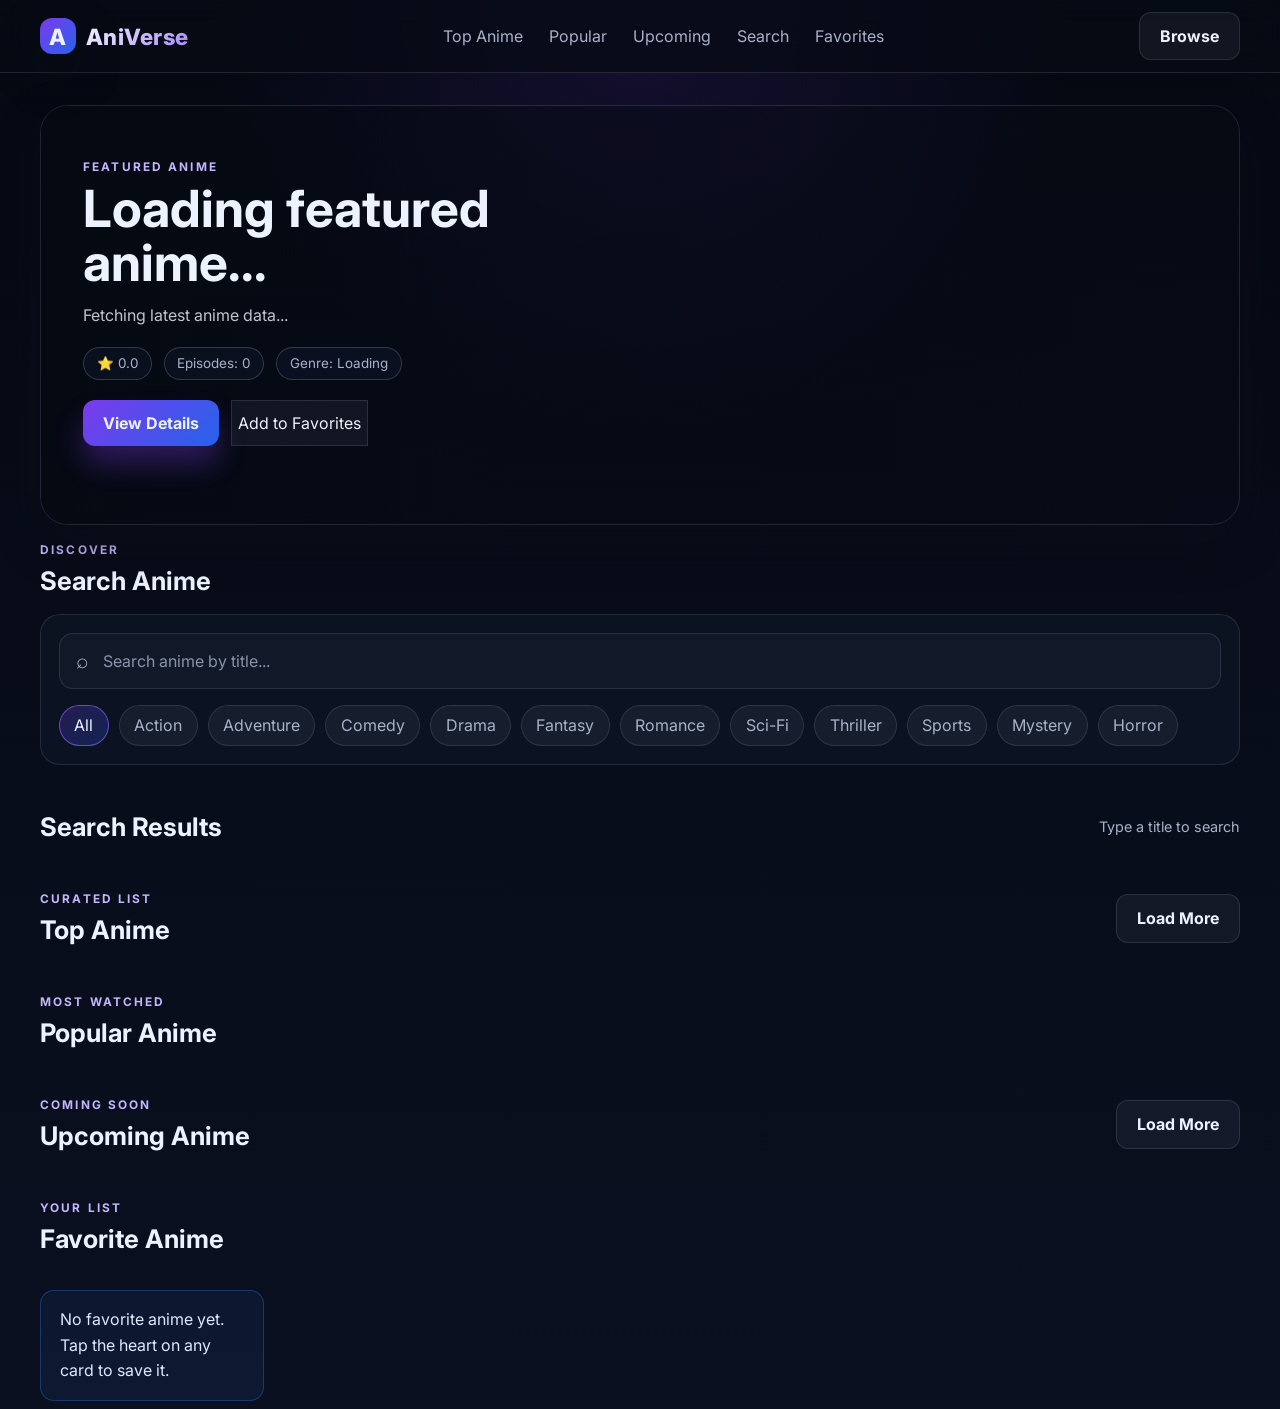
<file: index.html>
<!DOCTYPE html>
<html lang="en">
  <head>
    <meta charset="UTF-8" />
    <meta name="viewport" content="width=device-width, initial-scale=1.0" />
    <meta
      name="description"
      content="AniVerse is a modern anime streaming website powered by the Jikan API v4. Discover top anime, seasonal releases, upcoming titles, and detailed information from MyAnimeList."
    />
    <title>AniVerse | Watch Anime Online</title>
    <link rel="preconnect" href="https://fonts.googleapis.com" />
    <link rel="preconnect" href="https://fonts.gstatic.com" crossorigin />
    <link
      href="https://fonts.googleapis.com/css2?family=Inter:wght@400;500;600;700;800;900&display=swap"
      rel="stylesheet"
    />
    <link rel="stylesheet" href="./style.css" />
  </head>
  <body data-page="home">
    <header class="site-header">
      <div class="container nav-wrap">
        <a href="./index.html" class="brand" aria-label="AniVerse home">
          <span class="brand-mark">A</span>
          <span class="brand-text">AniVerse</span>
        </a>

        <nav class="main-nav" aria-label="Main navigation">
          <a href="#top-anime">Top Anime</a>
          <a href="#popular-anime">Popular</a>
          <a href="#upcoming-anime">Upcoming</a>
          <a href="#search-anime">Search</a>
          <a href="#favorites-section">Favorites</a>
        </nav>

        <div class="nav-actions">
          <a href="#search-anime" class="nav-button secondary">Browse</a>
        </div>
      </div>
    </header>

    <main>
      <section class="hero-section">
        <div class="container hero-banner" id="featuredBanner" aria-live="polite">
          <div class="hero-overlay"></div>
          <div class="hero-content">
            <p class="eyebrow">Featured Anime</p>
            <h1 id="featuredTitle">Loading featured anime...</h1>
            <p id="featuredSynopsis" class="hero-synopsis">Fetching latest anime data...</p>
            <div class="hero-meta" id="featuredMeta">
              <span>⭐ 0.0</span>
              <span>Episodes: 0</span>
              <span>Genre: Loading</span>
            </div>
            <div class="hero-actions">
              <a id="featuredDetailsLink" href="./details.html?id=0" class="primary-btn">View Details</a>
              <button id="featuredFavoriteBtn" class="ghost-btn" type="button">Add to Favorites</button>
            </div>
          </div>
        </div>
      </section>

      <section class="search-section" id="search-anime">
        <div class="container">
          <div class="section-heading">
            <div>
              <p class="eyebrow">Discover</p>
              <h2>Search Anime</h2>
            </div>
          </div>

          <div class="search-panel">
            <label class="search-box" for="animeSearchInput">
              <span class="search-icon">⌕</span>
              <input
                id="animeSearchInput"
                type="search"
                placeholder="Search anime by title..."
                aria-label="Search anime"
              />
            </label>
            <div id="genreFilters" class="genre-filters" aria-label="Genre filters"></div>
          </div>

          <div id="searchResultsSection" class="content-section">
            <div class="section-heading inline-heading">
              <h3>Search Results</h3>
              <span id="searchStatus" class="section-status">Type a title to search</span>
            </div>
            <div id="searchResultsGrid" class="anime-grid"></div>
          </div>
        </div>
      </section>

      <section class="content-section" id="top-anime">
        <div class="container">
          <div class="section-heading inline-heading">
            <div>
              <p class="eyebrow">Curated List</p>
              <h2>Top Anime</h2>
            </div>
            <button id="topAnimeLoadMore" class="secondary-btn" type="button">Load More</button>
          </div>
          <div id="topAnimeGrid" class="anime-grid"></div>
        </div>
      </section>

      <section class="content-section" id="popular-anime">
        <div class="container">
          <div class="section-heading">
            <div>
              <p class="eyebrow">Most Watched</p>
              <h2>Popular Anime</h2>
            </div>
          </div>
          <div id="popularAnimeGrid" class="anime-grid"></div>
        </div>
      </section>

      <section class="content-section" id="upcoming-anime">
        <div class="container">
          <div class="section-heading inline-heading">
            <div>
              <p class="eyebrow">Coming Soon</p>
              <h2>Upcoming Anime</h2>
            </div>
            <button id="upcomingAnimeLoadMore" class="secondary-btn" type="button">Load More</button>
          </div>
          <div id="upcomingAnimeGrid" class="anime-grid"></div>
        </div>
      </section>

      <section class="content-section" id="favorites-section">
        <div class="container">
          <div class="section-heading">
            <div>
              <p class="eyebrow">Your List</p>
              <h2>Favorite Anime</h2>
            </div>
          </div>
          <div id="favoritesGrid" class="anime-grid"></div>
        </div>
      </section>
    </main>

    <div id="toast" class="toast" aria-live="polite"></div>

    <template id="animeCardTemplate">
      <article class="anime-card" tabindex="0">
        <button class="favorite-btn" type="button" aria-label="Add to favorites">♡</button>
        <div class="anime-poster-wrap">
          <img class="anime-poster" alt="Anime poster" loading="lazy" />
        </div>
        <div class="anime-info">
          <div class="anime-header-row">
            <h3 class="anime-title"></h3>
          </div>
          <div class="anime-metrics">
            <span class="anime-score"></span>
            <span class="anime-episodes"></span>
          </div>
          <p class="anime-synopsis"></p>
          <div class="anime-tags"></div>
        </div>
      </article>
    </template>

    <script src="./script.js"></script>
  </body>
</html>
</file>
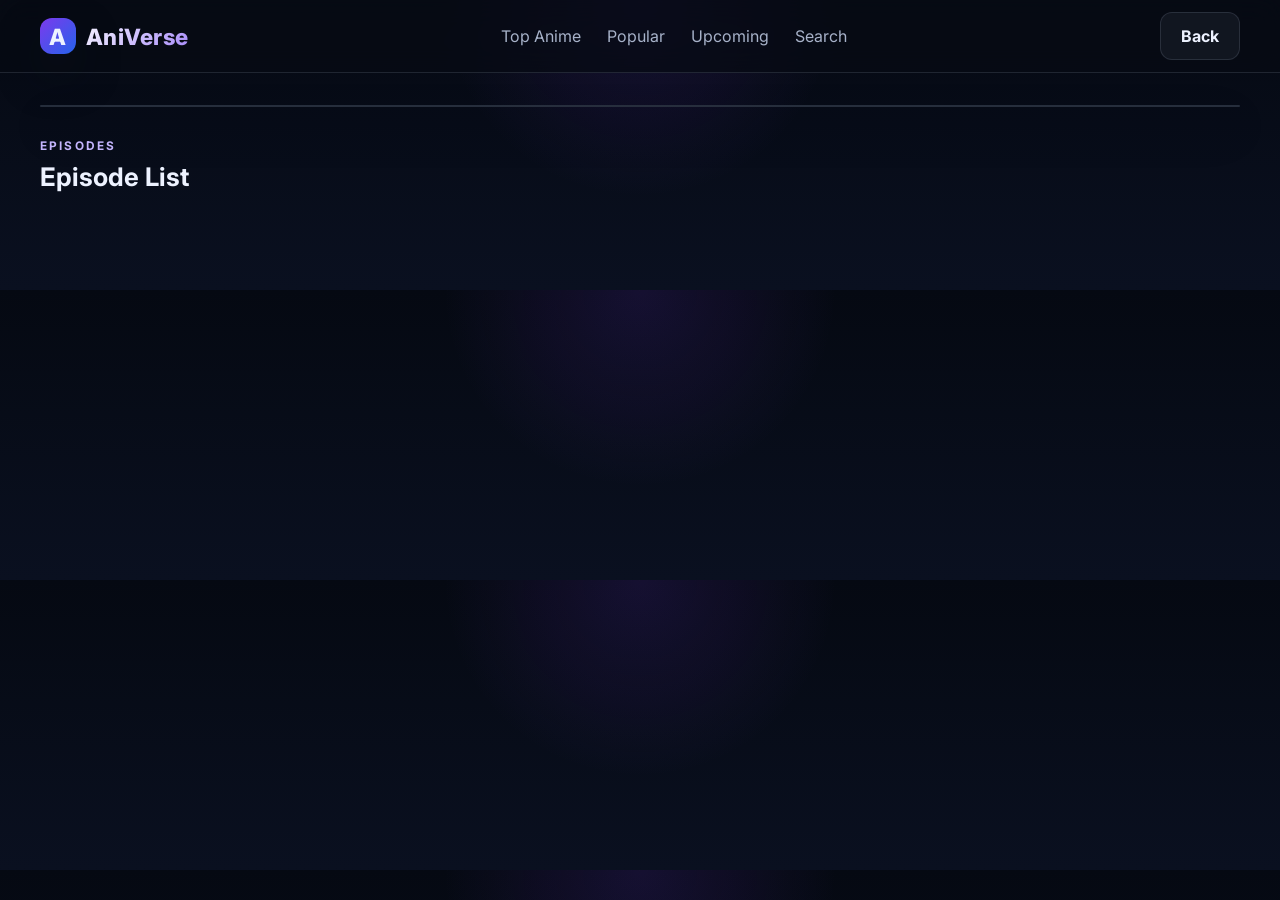
<file: details.html>
<!DOCTYPE html>
<html lang="en">
  <head>
    <meta charset="UTF-8" />
    <meta name="viewport" content="width=device-width, initial-scale=1.0" />
    <meta
      name="description"
      content="AniVerse anime details page with watch links, episodes, scores, and official streaming options."
    />
    <title>AniVerse | Anime Details</title>
    <link rel="preconnect" href="https://fonts.googleapis.com" />
    <link rel="preconnect" href="https://fonts.gstatic.com" crossorigin />
    <link
      href="https://fonts.googleapis.com/css2?family=Inter:wght@400;500;600;700;800;900&display=swap"
      rel="stylesheet"
    />
    <link rel="stylesheet" href="./style.css" />
  </head>
  <body data-page="details">
    <header class="site-header">
      <div class="container nav-wrap">
        <a href="./index.html" class="brand" aria-label="AniVerse home">
          <span class="brand-mark">A</span>
          <span class="brand-text">AniVerse</span>
        </a>
        <nav class="main-nav" aria-label="Main navigation">
          <a href="./index.html#top-anime">Top Anime</a>
          <a href="./index.html#popular-anime">Popular</a>
          <a href="./index.html#upcoming-anime">Upcoming</a>
          <a href="./index.html#search-anime">Search</a>
        </nav>
        <div class="nav-actions">
          <button id="backButton" class="nav-button secondary" type="button">Back</button>
        </div>
      </div>
    </header>

    <main class="detail-page">
      <div class="container">
        <div id="detailError" class="api-message error hidden" role="alert"></div>
        <div id="animeDetailCard" class="anime-detail-card"></div>

        <section class="episode-section">
          <div class="section-heading inline-heading">
            <div>
              <p class="eyebrow">Episodes</p>
              <h2>Episode List</h2>
            </div>
          </div>
          <div id="episodeList" class="episode-list"></div>
        </section>
      </div>
    </main>

    <script src="./script.js"></script>
  </body>
</html>
</file>
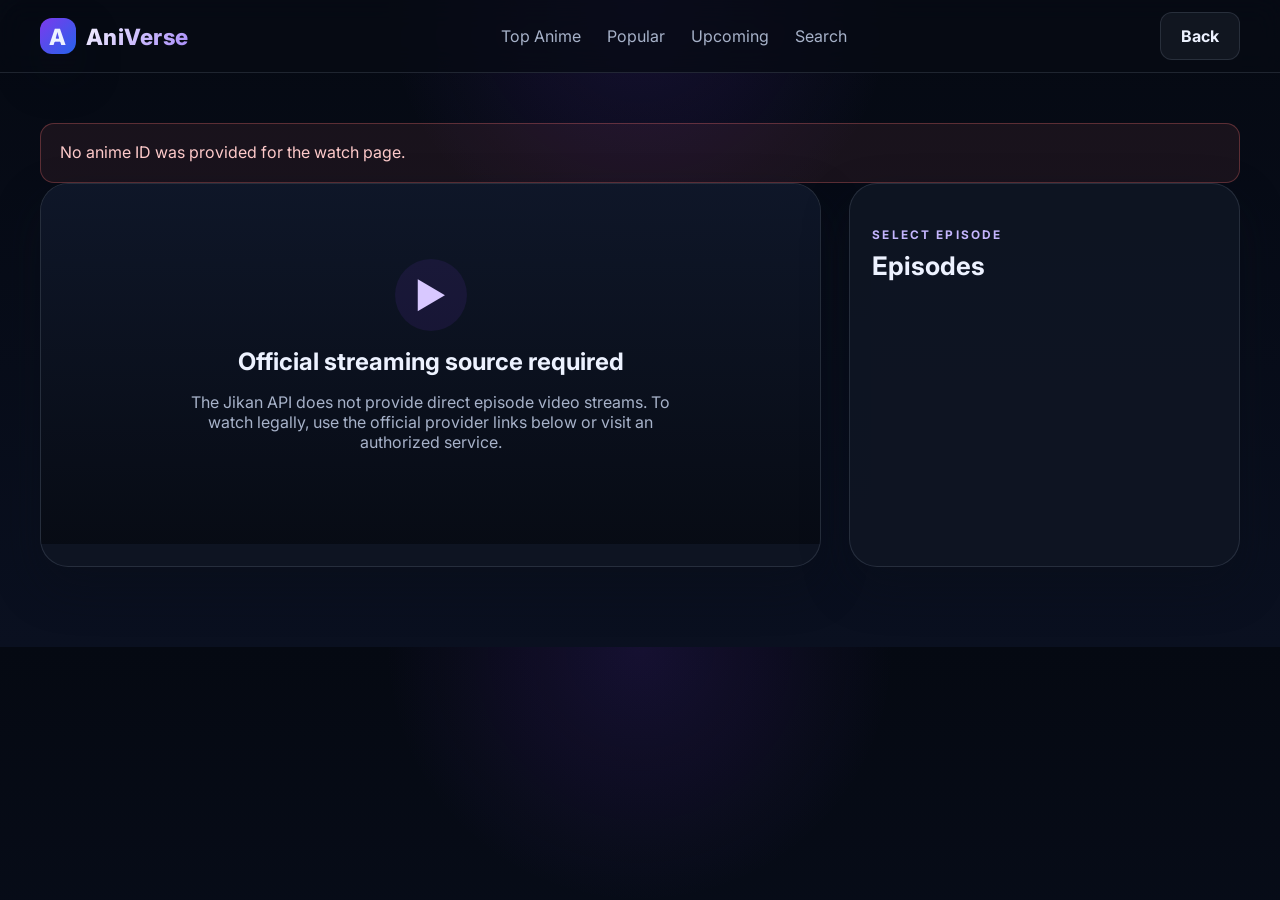
<file: watch.html>
<!DOCTYPE html>
<html lang="en">
  <head>
    <meta charset="UTF-8" />
    <meta name="viewport" content="width=device-width, initial-scale=1.0" />
    <meta
      name="description"
      content="AniVerse watch page. View official streaming options and episode choices for your selected anime."
    />
    <title>AniVerse | Watch Anime</title>
    <link rel="preconnect" href="https://fonts.googleapis.com" />
    <link rel="preconnect" href="https://fonts.gstatic.com" crossorigin />
    <link
      href="https://fonts.googleapis.com/css2?family=Inter:wght@400;500;600;700;800;900&display=swap"
      rel="stylesheet"
    />
    <link rel="stylesheet" href="./style.css" />
  </head>
  <body data-page="watch">
    <header class="site-header">
      <div class="container nav-wrap">
        <a href="./index.html" class="brand" aria-label="AniVerse home">
          <span class="brand-mark">A</span>
          <span class="brand-text">AniVerse</span>
        </a>
        <nav class="main-nav" aria-label="Main navigation">
          <a href="./index.html#top-anime">Top Anime</a>
          <a href="./index.html#popular-anime">Popular</a>
          <a href="./index.html#upcoming-anime">Upcoming</a>
          <a href="./index.html#search-anime">Search</a>
        </nav>
        <div class="nav-actions">
          <button id="watchBackButton" class="nav-button secondary" type="button">Back</button>
        </div>
      </div>
    </header>

    <main class="watch-page">
      <div class="container">
        <div id="watchError" class="api-message error hidden" role="alert"></div>

        <section class="watch-shell">
          <div class="watch-player-panel">
            <div id="watchPlayer" class="watch-player">
              <div class="watch-placeholder">
                <div class="placeholder-icon">▶</div>
                <h2>Official streaming source required</h2>
                <p>
                  The Jikan API does not provide direct episode video streams. To watch legally,
                  use the official provider links below or visit an authorized service.
                </p>
              </div>
            </div>

            <div id="providerList" class="provider-list"></div>
          </div>

          <aside class="watch-sidebar">
            <div id="watchAnimeMeta" class="watch-meta"></div>
            <div class="episode-selector-block">
              <div class="section-heading inline-heading small-gap">
                <div>
                  <p class="eyebrow">Select Episode</p>
                  <h3>Episodes</h3>
                </div>
              </div>
              <div id="watchEpisodeList" class="watch-episode-list"></div>
            </div>
          </aside>
        </section>
      </div>
    </main>

    <script src="./script.js"></script>
  </body>
</html>
</file>
<file: style.css>
:root {
  --bg: #070b14;
  --bg-alt: #0d1524;
  --panel: rgba(15, 22, 36, 0.9);
  --panel-strong: #0f172a;
  --panel-soft: #121b2b;
  --card: #121a2a;
  --card-hover: #1b2740;
  --border: rgba(148, 163, 184, 0.18);
  --text: #edf2ff;
  --muted: #a7b2c9;
  --primary: #7c3aed;
  --primary-strong: #8b5cf6;
  --secondary: #2563eb;
  --secondary-strong: #3b82f6;
  --success: #34d399;
  --warning: #fbbf24;
  --danger: #f87171;
  --shadow: 0 20px 45px rgba(10, 14, 25, 0.4);
  --radius: 20px;
}

* {
  box-sizing: border-box;
}

html {
  scroll-behavior: smooth;
}

body {
  margin: 0;
  font-family: "Inter", sans-serif;
  background:
    radial-gradient(circle at top, rgba(124, 58, 237, 0.14), transparent 28%),
    linear-gradient(180deg, #050912 0%, #0a1020 100%);
  color: var(--text);
}

a {
  color: inherit;
  text-decoration: none;
}

button,
input {
  font: inherit;
}

img {
  max-width: 100%;
  display: block;
}

.container {
  width: min(1200px, calc(100% - 32px));
  margin: 0 auto;
}

.site-header {
  position: sticky;
  top: 0;
  z-index: 100;
  backdrop-filter: blur(14px);
  background: rgba(7, 11, 20, 0.76);
  border-bottom: 1px solid var(--border);
}

.nav-wrap {
  display: flex;
  align-items: center;
  justify-content: space-between;
  min-height: 72px;
  gap: 18px;
}

.brand {
  display: inline-flex;
  align-items: center;
  gap: 10px;
  font-weight: 800;
  font-size: 1.4rem;
  letter-spacing: 0.02em;
}

.brand-mark {
  width: 36px;
  height: 36px;
  border-radius: 12px;
  background: linear-gradient(135deg, var(--primary), var(--secondary));
  display: grid;
  place-items: center;
  box-shadow: var(--shadow);
}

.brand-text {
  background: linear-gradient(135deg, #f5f3ff 0%, #a78bfa 100%);
  -webkit-background-clip: text;
  background-clip: text;
  color: transparent;
}

.main-nav {
  display: flex;
  align-items: center;
  gap: 26px;
  color: var(--muted);
}

.main-nav a {
  transition: color 0.2s ease;
}

.main-nav a:hover,
.main-nav a:focus-visible {
  color: var(--text);
}

.nav-actions {
  display: flex;
  align-items: center;
  gap: 12px;
}

.primary-btn,
.secondary-btn,
.ghost-btn,
.nav-button,
.favorite-btn,
.watch-btn,
.provider-link,
.episode-button {
  border: none;
  cursor: pointer;
  transition: transform 0.2s ease, box-shadow 0.2s ease, filter 0.2s ease;
}

.primary-btn,
.secondary-btn,
.nav-button,
.watch-btn {
  display: inline-flex;
  align-items: center;
  justify-content: center;
  border-radius: 12px;
  padding: 0.82rem 1.25rem;
  font-weight: 700;
}

.primary-btn,
.watch-btn {
  background: linear-gradient(135deg, var(--primary), var(--secondary));
  color: var(--text);
  box-shadow: 0 18px 28px rgba(124, 58, 237, 0.32);
}

.secondary-btn,
.nav-button.secondary,
.ghost-btn {
  background: rgba(148, 163, 184, 0.08);
  color: var(--text);
  border: 1px solid var(--border);
}

.primary-btn:hover,
.secondary-btn:hover,
.nav-button:hover,
.watch-btn:hover,
.ghost-btn:hover,
.favorite-btn:hover,
.provider-link:hover,
.episode-button:hover {
  transform: translateY(-1px);
  filter: brightness(1.08);
}

.hero-section {
  padding: 32px 0 18px;
}

.hero-banner {
  position: relative;
  min-height: 420px;
  border-radius: 28px;
  overflow: hidden;
  background-size: cover;
  background-position: center center;
  border: 1px solid var(--border);
  box-shadow: var(--shadow);
}

.hero-overlay {
  position: absolute;
  inset: 0;
  background: linear-gradient(90deg, rgba(5, 9, 18, 0.9) 0%, rgba(5, 9, 18, 0.5) 38%, rgba(5, 9, 18, 0.2) 100%);
}

.hero-content {
  position: relative;
  z-index: 1;
  width: min(640px, 100%);
  padding: 54px 42px;
}

.eyebrow {
  margin: 0 0 8px;
  font-size: 0.74rem;
  letter-spacing: 0.18em;
  text-transform: uppercase;
  color: #c4b5fd;
  font-weight: 700;
}

.hero-content h1,
.section-heading h2,
.section-heading h3,
.anime-title,
.watch-meta h2 {
  margin: 0;
}

.hero-content h1 {
  font-size: clamp(2.2rem, 4vw, 4rem);
  line-height: 1.05;
  margin-bottom: 12px;
}

.hero-synopsis {
  color: rgba(237, 242, 255, 0.8);
  line-height: 1.7;
  max-width: 56ch;
  margin: 0 0 18px;
}

.hero-meta {
  display: flex;
  flex-wrap: wrap;
  gap: 12px;
  margin-bottom: 20px;
}

.hero-meta span {
  padding: 0.48rem 0.8rem;
  border-radius: 999px;
  background: rgba(15, 23, 42, 0.56);
  border: 1px solid rgba(148, 163, 184, 0.28);
  color: var(--muted);
  font-size: 0.84rem;
}

.hero-actions {
  display: flex;
  flex-wrap: wrap;
  gap: 12px;
}

.content-section {
  padding: 24px 0 8px;
}

.section-heading {
  margin-bottom: 18px;
}

.inline-heading {
  display: flex;
  align-items: center;
  justify-content: space-between;
  gap: 16px;
}

.section-heading h2,
.section-heading h3 {
  font-size: clamp(1.5rem, 2vw, 2rem);
}

.section-status {
  color: var(--muted);
  font-size: 0.9rem;
}

.search-panel {
  background: rgba(13, 21, 36, 0.8);
  border: 1px solid var(--border);
  border-radius: var(--radius);
  padding: 18px;
  margin-bottom: 22px;
}

.search-box {
  display: flex;
  align-items: center;
  gap: 12px;
  background: rgba(18, 27, 43, 0.9);
  border: 1px solid var(--border);
  border-radius: 14px;
  padding: 0.9rem 1rem;
}

.search-icon {
  color: var(--muted);
  font-size: 1.3rem;
}

.search-box input {
  width: 100%;
  background: transparent;
  border: none;
  color: var(--text);
  outline: none;
  font-size: 1rem;
}

.search-box input::placeholder {
  color: rgba(167, 178, 201, 0.8);
}

.genre-filters {
  display: flex;
  flex-wrap: wrap;
  gap: 10px;
  margin-top: 16px;
}

.genre-chip {
  background: rgba(148, 163, 184, 0.08);
  border: 1px solid var(--border);
  color: var(--muted);
  border-radius: 999px;
  padding: 0.6rem 0.9rem;
  cursor: pointer;
  transition: all 0.2s ease;
}

.genre-chip.active {
  background: linear-gradient(135deg, rgba(124, 58, 237, 0.24), rgba(37, 99, 235, 0.24));
  border-color: rgba(139, 92, 246, 0.7);
  color: var(--text);
}

.anime-grid {
  display: grid;
  grid-template-columns: repeat(auto-fill, minmax(200px, 1fr));
  gap: 20px;
}

.anime-card {
  position: relative;
  background: linear-gradient(180deg, rgba(18, 26, 42, 0.96), rgba(13, 17, 28, 0.98));
  border: 1px solid var(--border);
  border-radius: 22px;
  overflow: hidden;
  box-shadow: var(--shadow);
  transition: transform 0.2s ease, border-color 0.2s ease;
}

.anime-card:hover {
  transform: translateY(-4px);
  border-color: rgba(124, 58, 237, 0.5);
}

.anime-poster-wrap {
  position: relative;
  aspect-ratio: 3 / 4.2;
  overflow: hidden;
  background: rgba(15, 23, 42, 0.5);
}

.anime-poster {
  width: 100%;
  height: 100%;
  object-fit: cover;
}

.favorite-btn {
  position: absolute;
  top: 14px;
  right: 14px;
  z-index: 2;
  width: 38px;
  height: 38px;
  border-radius: 50%;
  background: rgba(7, 11, 20, 0.78);
  color: var(--text);
  font-size: 1.3rem;
  border: 1px solid rgba(255, 255, 255, 0.14);
}

.favorite-btn.active {
  background: rgba(248, 113, 113, 0.16);
  color: var(--danger);
  border-color: rgba(248, 113, 113, 0.4);
}

.anime-info {
  padding: 14px 14px 16px;
}

.anime-header-row {
  display: flex;
  justify-content: space-between;
  align-items: flex-start;
  gap: 10px;
}

.anime-title {
  font-size: 1.1rem;
  line-height: 1.4;
  display: -webkit-box;
  -webkit-line-clamp: 2;
  -webkit-box-orient: vertical;
  overflow: hidden;
}

.anime-metrics {
  display: flex;
  justify-content: space-between;
  gap: 8px;
  color: var(--muted);
  font-size: 0.75rem;
  margin: 10px 0 12px;
}

.anime-score {
  color: #fbbf24;
}

.anime-synopsis {
  margin: 0;
  color: var(--muted);
  font-size: 0.8rem;
  line-height: 1.6;
  display: -webkit-box;
  -webkit-line-clamp: 3;
  -webkit-box-orient: vertical;
  overflow: hidden;
}

.anime-tags {
  display: flex;
  flex-wrap: wrap;
  gap: 8px;
  margin-top: 14px;
}

.anime-tag {
  display: inline-block;
  padding: 0.38rem 0.56rem;
  border-radius: 999px;
  background: rgba(124, 58, 237, 0.12);
  border: 1px solid rgba(124, 58, 237, 0.2);
  color: #d8c8ff;
  font-size: 0.7rem;
}

.api-message {
  margin: 18px auto 0;
  padding: 1rem 1.2rem;
  border-radius: 14px;
  border: 1px solid rgba(255, 255, 255, 0.09);
  line-height: 1.6;
}

.api-message.hidden {
  display: none;
}

.api-message.error {
  background: rgba(248, 113, 113, 0.08);
  border-color: rgba(248, 113, 113, 0.3);
  color: #fecaca;
}

.api-message.info {
  background: rgba(59, 130, 246, 0.08);
  border-color: rgba(59, 130, 246, 0.3);
  color: #dbeafe;
}

.spinner-wrap {
  display: flex;
  justify-content: center;
  align-items: center;
  padding: 28px;
}

.spinner {
  width: 34px;
  height: 34px;
  border-radius: 50%;
  border: 3px solid rgba(124, 58, 237, 0.3);
  border-top-color: var(--primary-strong);
  animation: spin 0.8s linear infinite;
}

@keyframes spin {
  0% { transform: rotate(0deg); }
  100% { transform: rotate(360deg); }
}

.toast {
  position: fixed;
  right: 22px;
  bottom: 22px;
  z-index: 130;
  background: rgba(15, 23, 42, 0.96);
  border: 1px solid var(--border);
  color: var(--text);
  border-radius: 12px;
  padding: 0.8rem 1rem;
  box-shadow: var(--shadow);
  opacity: 0;
  transform: translateY(12px);
  pointer-events: none;
  transition: opacity 0.2s ease, transform 0.2s ease;
}

.toast.show {
  opacity: 1;
  transform: translateY(0);
}

.detail-page,
.watch-page {
  padding: 32px 0 80px;
}

.anime-detail-card {
  background: rgba(15, 22, 36, 0.88);
  border: 1px solid var(--border);
  border-radius: 28px;
  overflow: hidden;
  box-shadow: var(--shadow);
}

.detail-layout {
  display: grid;
  grid-template-columns: minmax(260px, 340px) minmax(0, 1fr);
  gap: 28px;
  padding: 26px;
}

.detail-poster {
  width: 100%;
  border-radius: 18px;
  border: 1px solid var(--border);
  object-fit: cover;
  min-height: 420px;
}

.detail-body {
  display: flex;
  flex-direction: column;
  gap: 18px;
}

.detail-header {
  display: flex;
  justify-content: space-between;
  align-items: start;
  gap: 16px;
}

.detail-title {
  font-size: clamp(2rem, 3vw, 3rem);
  line-height: 1.1;
}

.detail-summary {
  color: rgba(237, 242, 255, 0.76);
  line-height: 1.8;
}

.detail-meta {
  display: flex;
  flex-wrap: wrap;
  gap: 10px;
}

.detail-meta span {
  display: inline-flex;
  align-items: center;
  justify-content: center;
  border-radius: 999px;
  background: rgba(148, 163, 184, 0.08);
  border: 1px solid var(--border);
  padding: 0.5rem 0.8rem;
  color: var(--muted);
  font-size: 0.82rem;
}

.detail-actions {
  display: flex;
  flex-wrap: wrap;
  gap: 12px;
}

.detail-tags {
  display: flex;
  flex-wrap: wrap;
  gap: 8px;
}

.detail-tag {
  background: rgba(124, 58, 237, 0.15);
  border: 1px solid rgba(124, 58, 237, 0.2);
  border-radius: 999px;
  padding: 0.52rem 0.7rem;
  font-size: 0.75rem;
  color: #ddd1ff;
}

.episode-section {
  margin-top: 32px;
}

.episode-list {
  display: grid;
  grid-template-columns: repeat(auto-fill, minmax(150px, 1fr));
  gap: 12px;
  margin-top: 18px;
}

.episode-button {
  padding: 0.9rem 0.8rem;
  border-radius: 14px;
  background: rgba(17, 24, 39, 0.85);
  border: 1px solid var(--border);
  color: var(--text);
  text-align: left;
}

.episode-button strong {
  display: block;
  margin-bottom: 4px;
}

.watch-shell {
  display: grid;
  grid-template-columns: minmax(0, 1.8fr) minmax(280px, 0.9fr);
  gap: 28px;
}

.watch-player-panel,
.watch-sidebar {
  background: rgba(15, 22, 36, 0.88);
  border: 1px solid var(--border);
  border-radius: 28px;
  overflow: hidden;
  box-shadow: var(--shadow);
}

.watch-player {
  min-height: 360px;
  background: linear-gradient(180deg, rgba(15, 23, 42, 0.8), rgba(7, 11, 20, 0.96));
  display: grid;
  place-items: center;
  padding: 26px;
}

.watch-placeholder {
  text-align: center;
  max-width: 520px;
  color: var(--muted);
}

.placeholder-icon {
  width: 72px;
  height: 72px;
  margin: 0 auto 16px;
  border-radius: 50%;
  display: grid;
  place-items: center;
  font-size: 2.2rem;
  background: rgba(124, 58, 237, 0.1);
  color: #d8c8ff;
}

.watch-placeholder h2 {
  margin: 0 0 12px;
  color: var(--text);
}

.provider-list {
  display: flex;
  flex-wrap: wrap;
  gap: 12px;
  padding: 0 22px 22px;
}

.provider-link {
  display: inline-flex;
  align-items: center;
  justify-content: center;
  background: rgba(124, 58, 237, 0.12);
  border: 1px solid rgba(124, 58, 237, 0.25);
  color: #ddd1ff;
  padding: 0.8rem 1rem;
  border-radius: 12px;
  font-weight: 600;
}

.watch-sidebar {
  padding: 22px;
}

.watch-meta {
  margin-bottom: 22px;
}

.watch-meta h2 {
  font-size: clamp(1.5rem, 2vw, 2.2rem);
  margin: 0 0 10px;
}

.watch-meta p {
  margin: 0 0 16px;
  color: var(--muted);
  line-height: 1.7;
}

.watch-meta .detail-meta {
  margin-bottom: 16px;
}

.watch-episode-list {
  display: grid;
  grid-template-columns: repeat(auto-fill, minmax(90px, 1fr));
  gap: 10px;
  max-height: 420px;
  overflow-y: auto;
  padding-right: 6px;
}

.watch-episode-list .episode-button {
  padding: 0.75rem 0.5rem;
  text-align: center;
}

.hidden {
  display: none !important;
}

@media (max-width: 860px) {
  .main-nav {
    display: none;
  }

  .detail-layout,
  .watch-shell {
    grid-template-columns: 1fr;
  }

  .hero-content {
    padding: 28px 22px;
  }
}

@media (max-width: 560px) {
  .nav-wrap {
    min-height: 64px;
  }

  .brand-text {
    font-size: 1.1rem;
  }

  .hero-banner {
    min-height: 360px;
  }

  .anime-grid {
    grid-template-columns: 1fr;
  }

  .section-heading.inline-heading {
    align-items: flex-start;
    flex-direction: column;
  }

  .hero-actions,
  .detail-actions {
    width: 100%;
  }

  .primary-btn,
  .secondary-btn,
  .ghost-btn,
  .nav-button,
  .watch-btn {
    width: 100%;
  }
}
</file>
